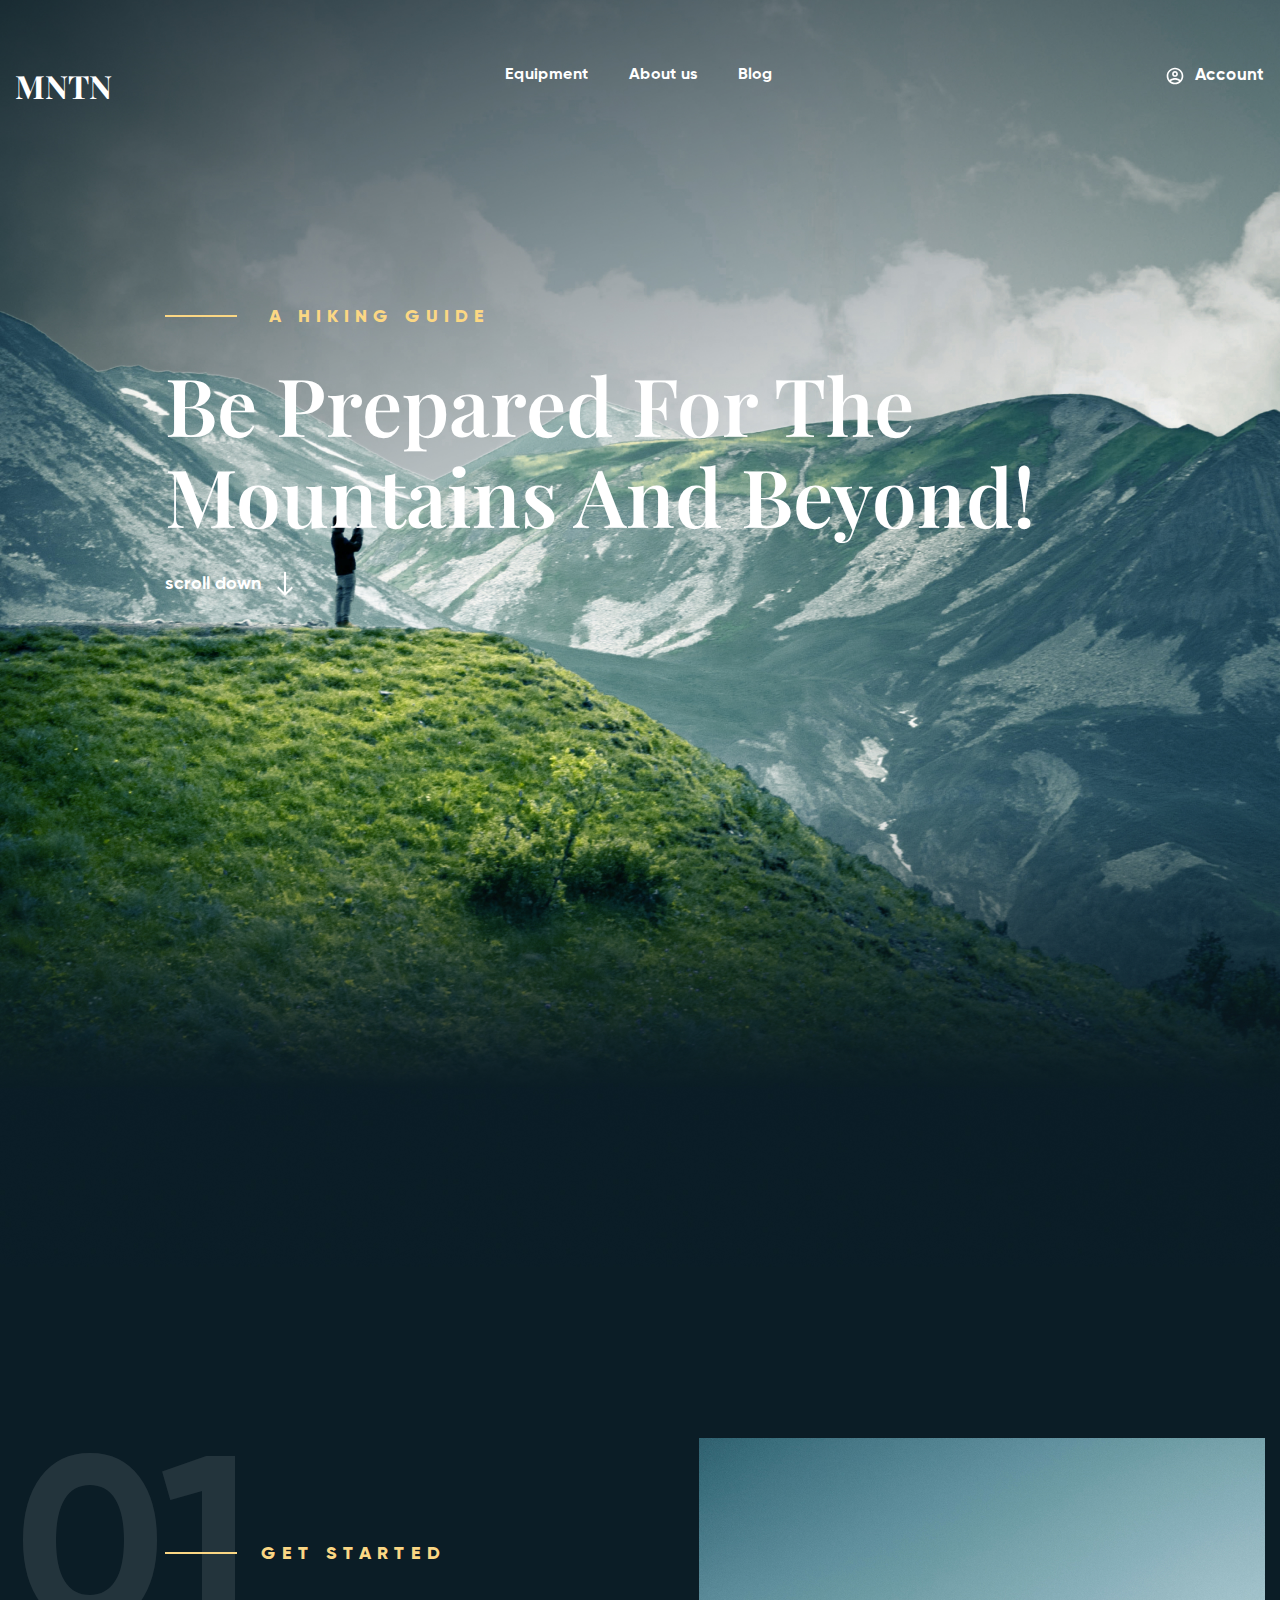
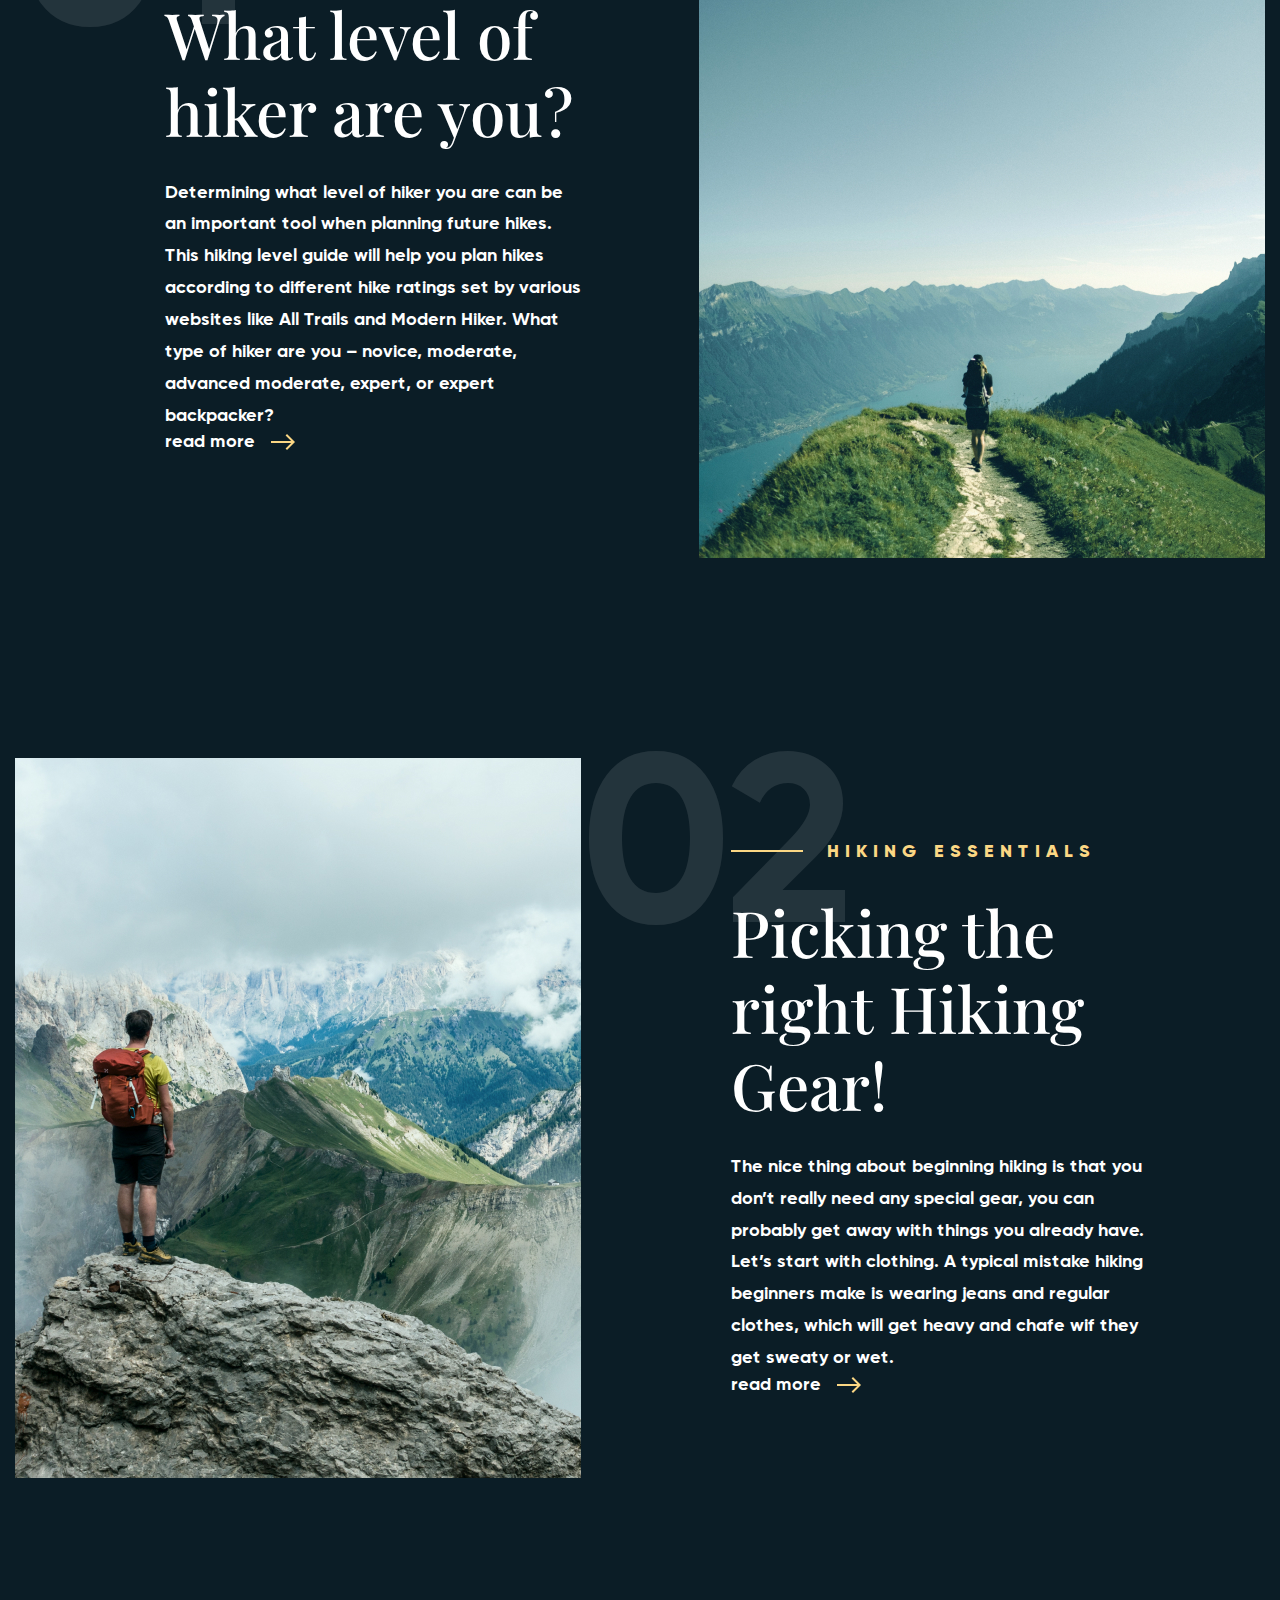
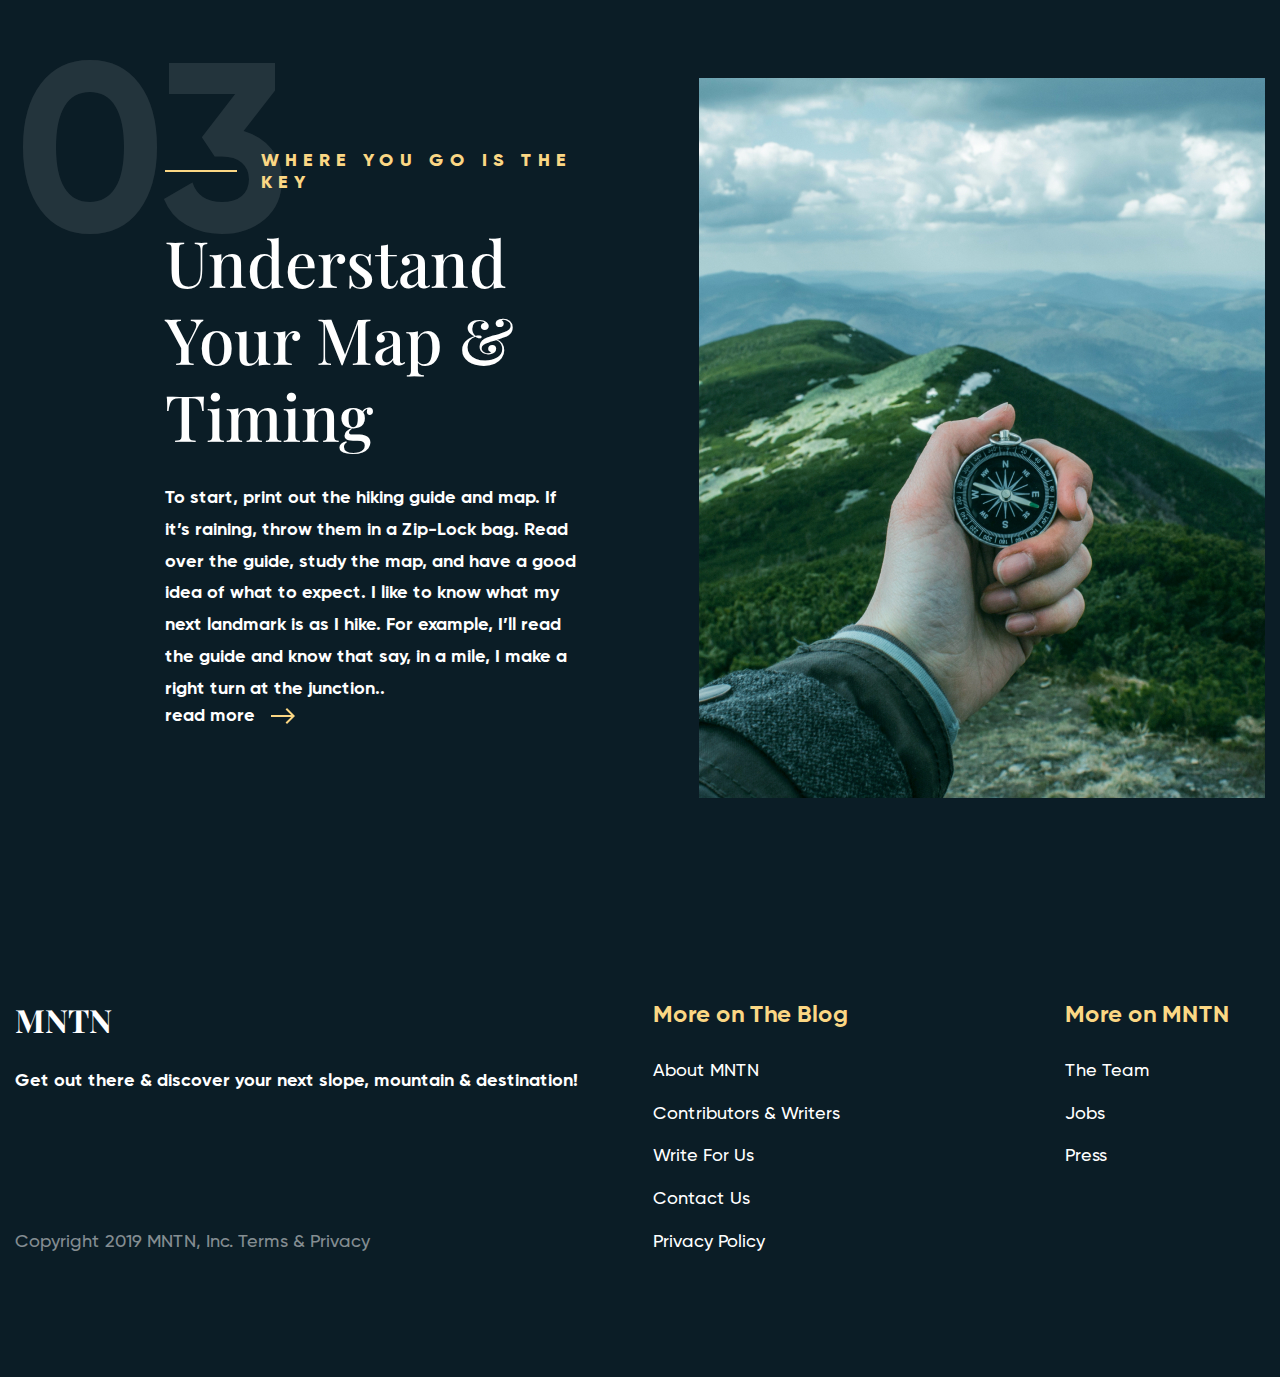
<file: sorce/index.html>
<!DOCTYPE html>
<html lang="en">

<head>
    <meta charset="UTF-8">
    <meta http-equiv="X-UA-Compatible" content="IE=edge">
    <meta name="viewport" content="width=device-width, initial-scale=1.0">
    <title>MTMN</title>
    <link rel="stylesheet" href="css/main.css">
    <link rel="stylesheet" href="fonts/gilroy/all.css">
    <link rel="preconnect" href="https://fonts.googleapis.com">
    <link rel="preconnect" href="https://fonts.gstatic.com" crossorigin>
    <link href="https://fonts.googleapis.com/css2?family=Playfair+Display:wght@600;700&display=swap" rel="stylesheet">
</head>

<body>

    <header class="header">
        <nav class="nav-wrapper">
            <div class="container-wide aling-center">
                <div class="row space-between">
                    <div class="logo">MNTN</div>
                    <div class="nav">
                        <ul>
                            <li><a href="#">Equipment</a></li>
                            <li><a href="#">About us</a></li>
                            <li><a href="#">Blog</a></li>
                        </ul>
                    </div>
                    <a href="#" class="account">Account</a>
                </div>
            </div>
        </nav>

        <a href="#" class="hero">
            <div class="hero-category">A Hiking guide</div>
            <h1 class="hero-title">Be prepared for the Mountains and beyond!</h1>
            <p class="hero-scroll">scroll down</p>
        </a>
        

        </div>
    </header>
    
    <main class="main">
        <div class="container">
            <div class="article">
                <div class="article-text" data-number="01">
                    <div class="article-subtitle">get Started</div>
                    <div class="article-titile">What level of hiker are you?</div>
                    <p>Determining what level of hiker you are can be an important tool when planning future hikes. This hiking level guide
                        will help you plan hikes according to different hike ratings set by various websites like All Trails and Modern Hiker.
                        What type of hiker are you – novice, moderate, advanced moderate, expert, or expert backpacker?</p>
                    <div class="article-read-more">read more</div>         
                </div>
                <div class="article-image">
                    <img src="./img/picture/01.jpg" alt="">
                </div>
            </div>

            <div class="article">
                <div class="article-text" data-number="02">
                    <div class="article-subtitle">Hiking Essentials</div>
                    <h2 class="article-titile">Picking the right Hiking Gear!</h2>
                    <p>The nice thing about beginning hiking is that you don’t really need any special gear, you can probably get away with
                    things you already have.
                    Let’s start with clothing. A typical mistake hiking beginners make is wearing jeans and regular clothes, which will get
                    heavy and chafe wif they get sweaty or wet.</p>
                    <a href="#" class="article-read-more">read more</a>
                </div>
                <div class="article-image">
                    <img src="./img/picture/02.jpg" alt="">
                </div>
            </div>

            <div class="article">
                <div class="article-text" data-number="03">
                    <div class="article-subtitle">where you go is the key</div>
                    <h2 class="article-titile">Understand Your Map & Timing</h2>
                    <p>To start, print out the hiking guide and map. If it’s raining, throw them in a Zip-Lock bag. Read over the guide, study
                    the map, and have a good idea of what to expect. I like to know what my next landmark is as I hike. For example, I’ll
                    read the guide and know that say, in a mile, I make a right turn at the junction..</p>
                    <a href="#" class="article-read-more">read more</a>
                </div>
                <div class="article-image">
                    <img src="./img/picture/03.jpg" alt="">
                </div>
            </div>
        </div>
    </main>

    <footer class="footer">
        <div class="container">
            <div class="row space-between">
                <div class="footer-copyrigth">
                    <div class="footer-copyrigth-logo">
                        <div class="logo">MNTN</div>
                    </div>
                    <p class="footer-copyrigth-desc">Get out there & discover your next slope, mountain & destination!</p>
                    <p class="footer-copirigth-terms">Copyright 2019 MNTN, Inc. Terms & Privacy</p>
                </div>
            
                <div class="footer-nav-wrapper">
                    <div class="footer-nav">
                        <h4 class="footer-nav-title">More on The Blog</h4>
                        <ul>
                            <li><a href="#">About MNTN</a></li>
                            <li><a href="#">Contributors & Writers</a></li>
                            <li><a href="#">Write For Us</a></li>
                            <li><a href="#">Contact Us</a></li>
                            <li><a href="#">Privacy Policy</a></li>
                        </ul>
                    </div>
                    
                    <div class="footer-nav">
                        <h4 class="footer-nav-title">More on MNTN</h4>
                        <ul>
                            <li><a href="#">The Team</a></li>
                            <li><a href="#">Jobs</a></li>
                            <li><a href="#">Press</a></li>
                        </ul>
                    </div>
                </div>
            </div>
        </div>
        

       

    </footer>
    

    </div>

</body>

</html>
</file>
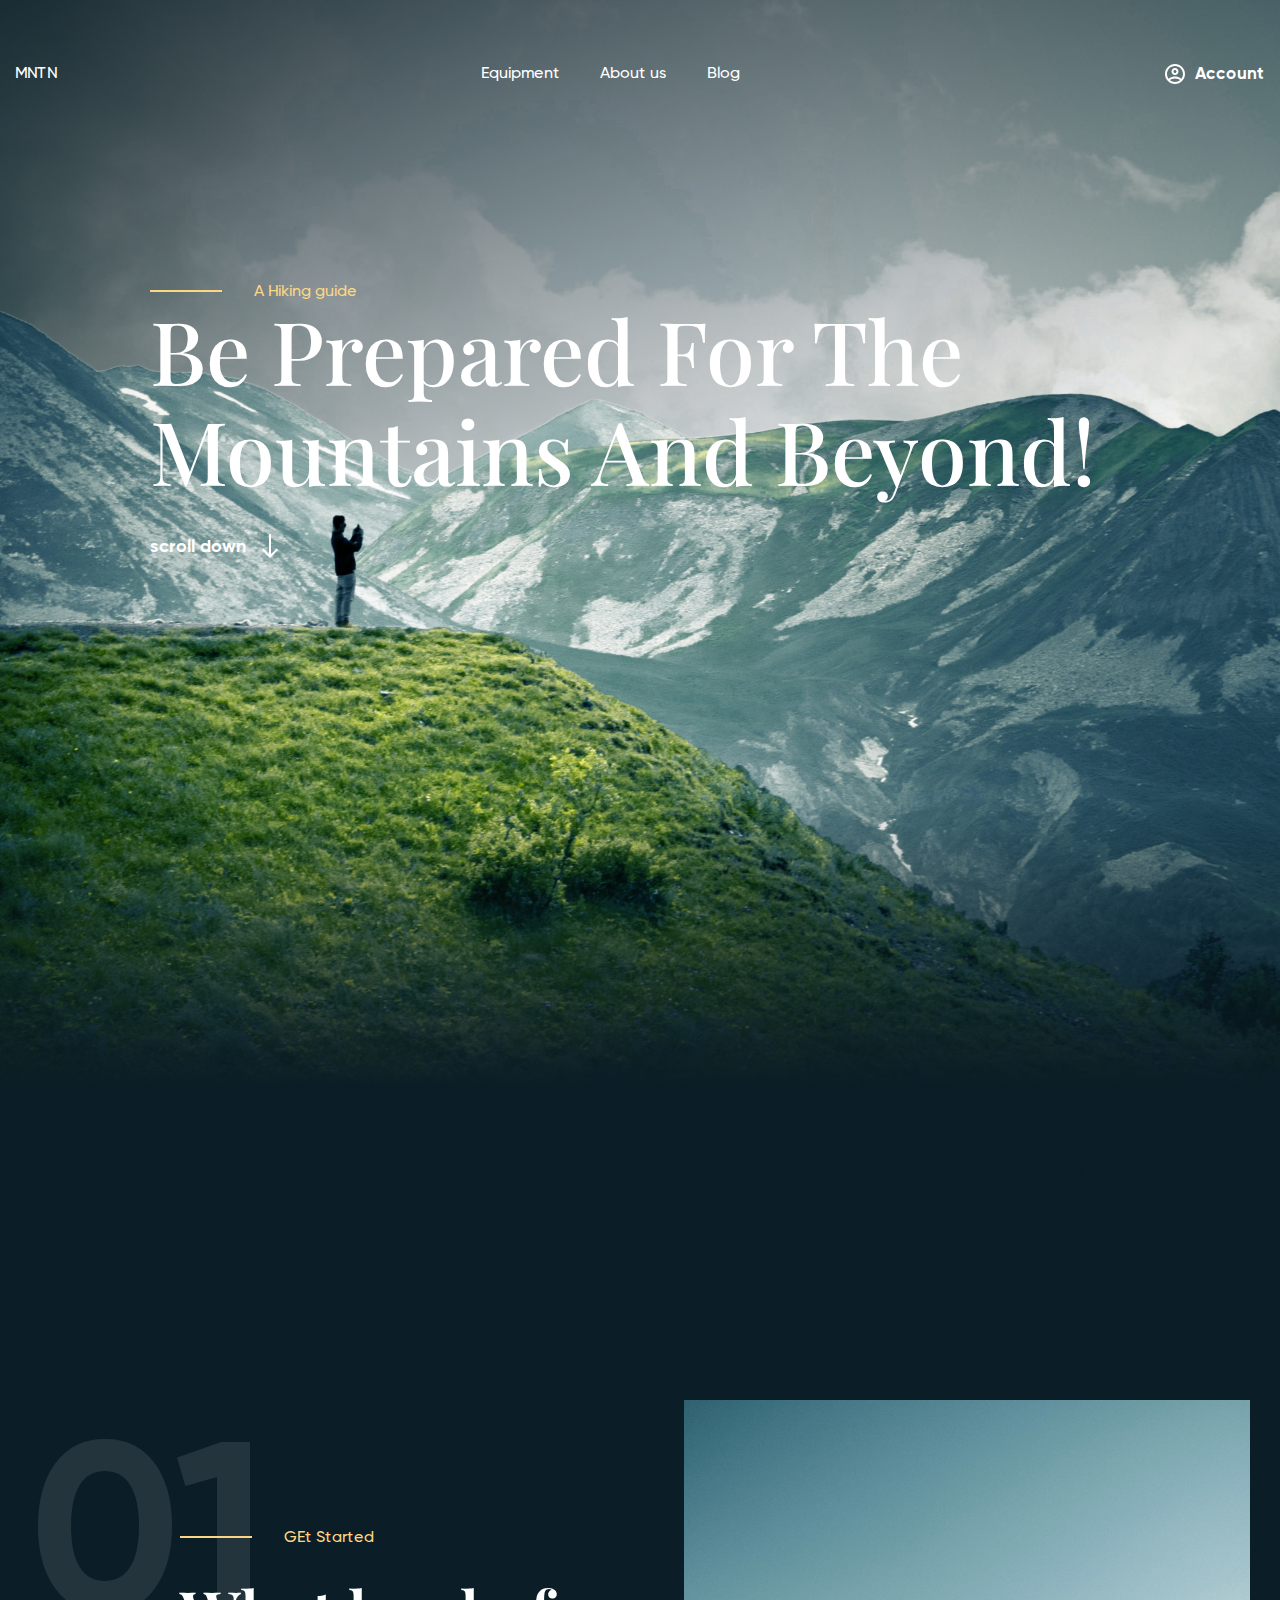
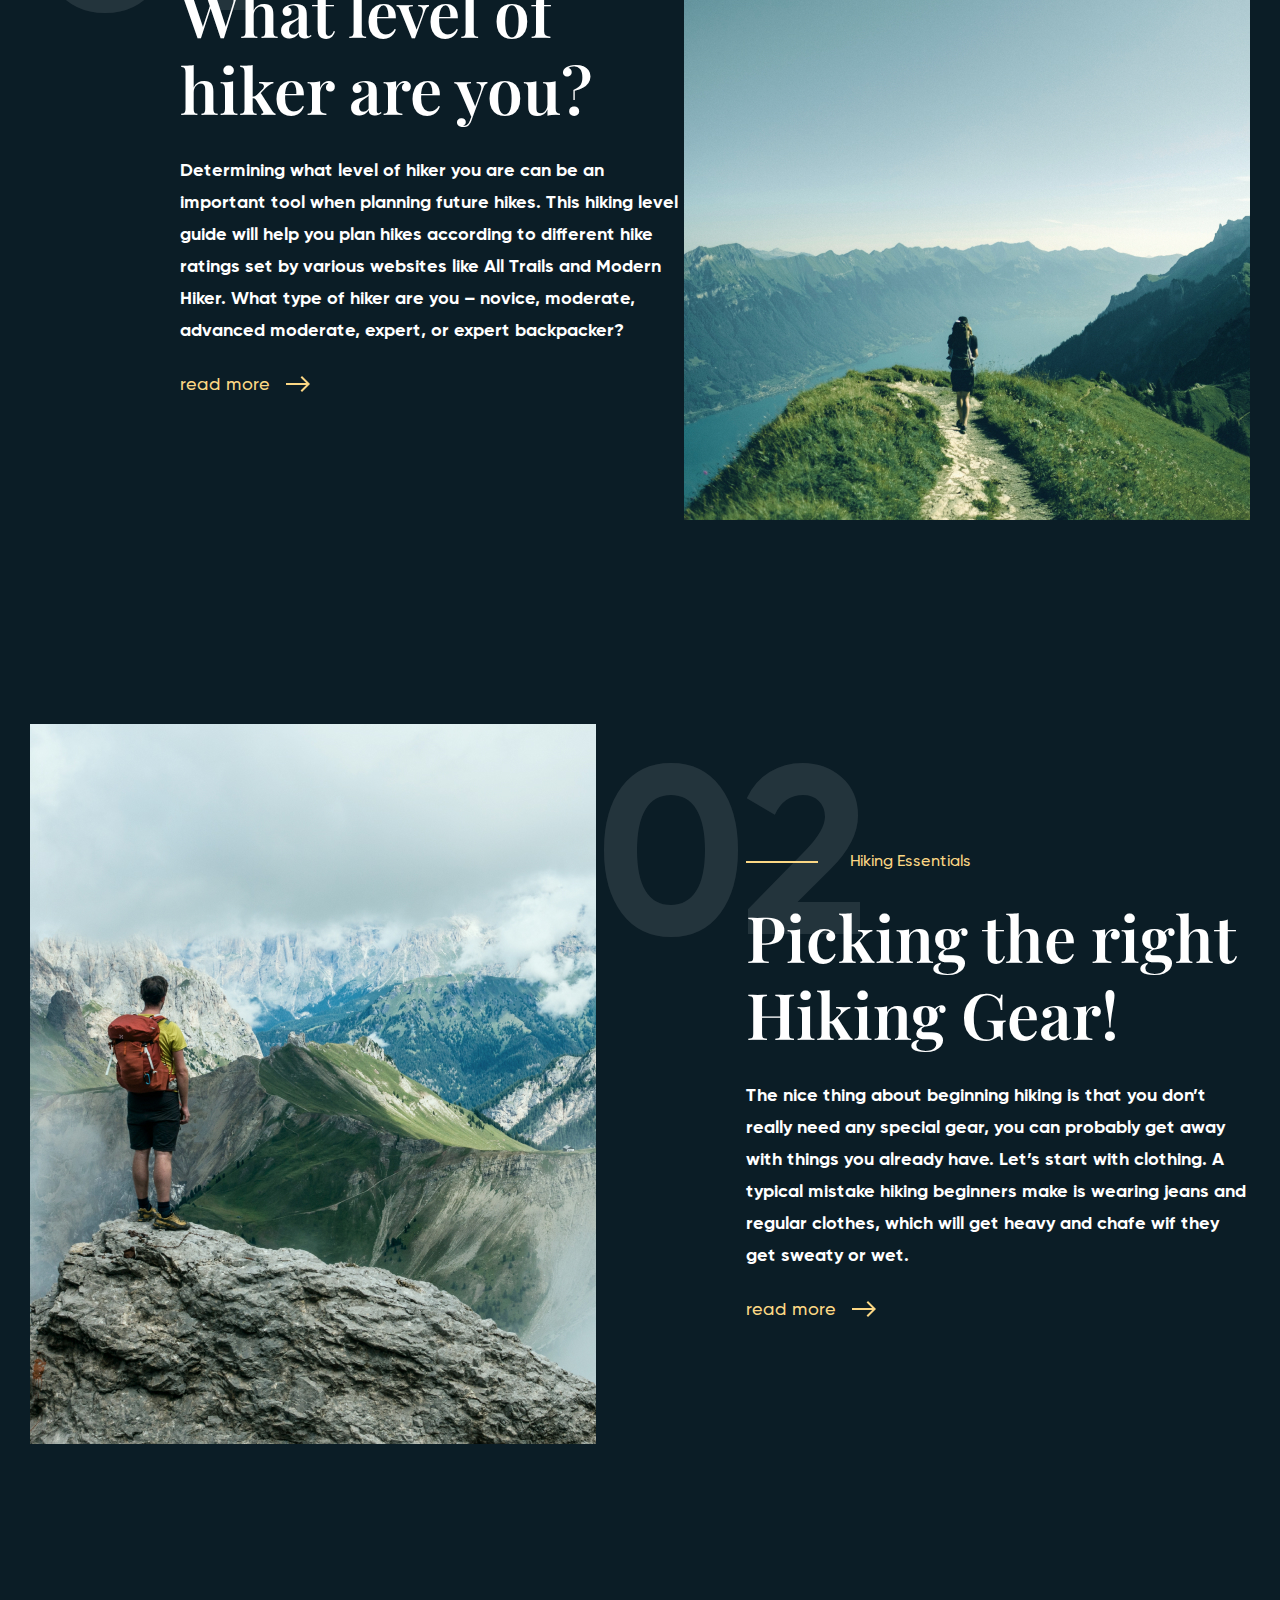
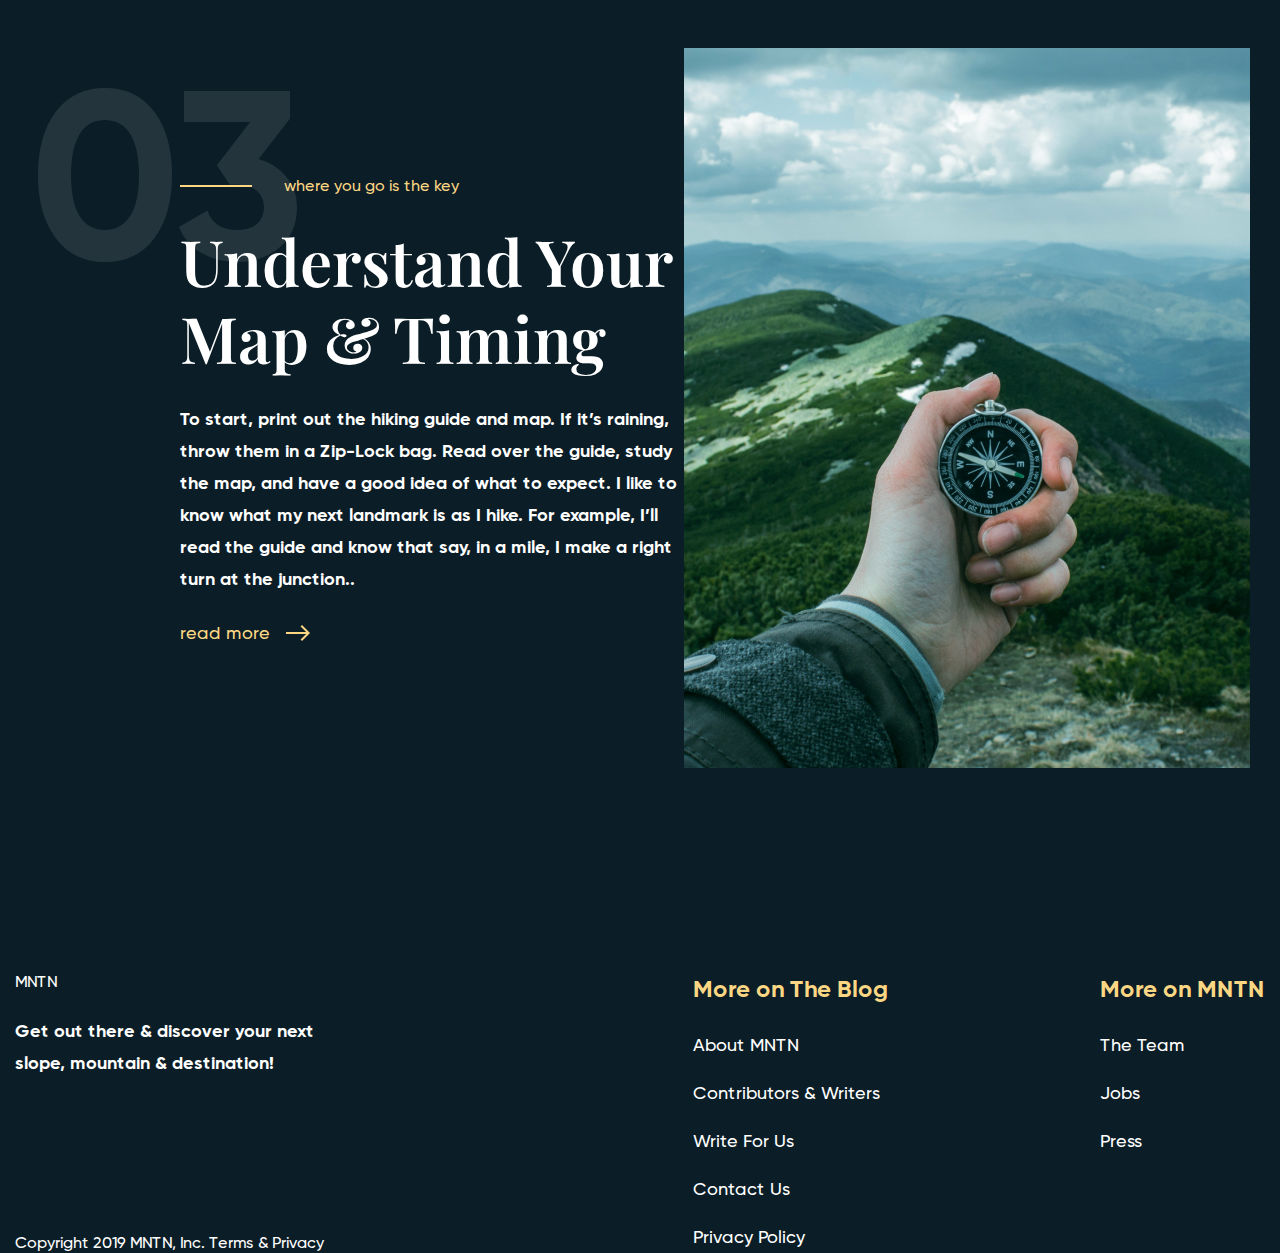
<file: sorce_duble/index.html>
<!DOCTYPE html>
<html lang="en">

<head>
    <meta charset="UTF-8">
    <meta http-equiv="X-UA-Compatible" content="IE=edge">
    <meta name="viewport" content="width=device-width, initial-scale=1.0">
    <title>webkademy__landing</title>
    <link rel="stylesheet" href="./css/nomolize.css">
    <link rel="stylesheet" href="./css/baze.css">
    <link rel="stylesheet" href="./css/style.css">
    <link rel="stylesheet" href="./fonts/gilroy/all.css">
    <link rel="preconnect" href="https://fonts.googleapis.com">
    <link rel="preconnect" href="https://fonts.gstatic.com" crossorigin>
    <link href="https://fonts.googleapis.com/css2?family=Playfair+Display:wght@600;700&display=swap" rel="stylesheet">
</head>

<body>
    <div class="container-wide">
        <header class="header">
            <div class="header-nav">
                <div class="header__logo">MNTN</div>
                <div class="header__nav nav">
                    <div class="nav__list">
                        <ul>
                            <li class="nav_elem"><a href="#">Equipment</a></li>
                            <li class="nav_elem"><a href="#">About us</a></li>
                            <li class="nav_elem"><a href="#">Blog</a></li>
                        </ul>
                    </div>
                </div>
                <div class="header__account account">
                    <a href="#">Account</a>
                </div>
            </div>
            <div class="header-title title">
                <div class="title__category">A Hiking guide</div>
                <h1 class="title__h1">Be prepared for the Mountains and beyond!</h1>
                <div class="title__scroll">scroll down</div>
            </div>
        </header>
        <main class="main">
            <div class="container">
                <article class="article">
                    <div class="article-text" data-number="01">
                        <div class="article-subtitle">GEt Started</div>
                        <h2 class="article-title">What level of hiker are you?</h2>
                        <p>Determining what level of hiker you are can be an important tool when planning future hikes.
                            This hiking level guide
                            will help you plan hikes according to different hike ratings set by various websites like
                            All Trails and Modern Hiker.
                            What type of hiker are you – novice, moderate, advanced moderate, expert, or expert
                            backpacker?</p>
                        <div class="article-read-more">read more</div>
                    </div>
                    <div class="article-img">
                        <img src="./img/picture/01.jpg" alt="">
                    </div>
                </article>

                <article class="article">
                    <div class="article-text" data-number="02">
                        <div class="article-subtitle">Hiking Essentials</div>
                        <h2 class="article-title">Picking the right Hiking Gear!</h2>
                        <p>The nice thing about beginning hiking is that you don’t really need any special gear, you can
                            probably get away with
                            things you already have.
                            Let’s start with clothing. A typical mistake hiking beginners make is wearing jeans and
                            regular clothes, which will get
                            heavy and chafe wif they get sweaty or wet.</p>
                        <div class="article-read-more">read more</div>
                    </div>
                    <div class="article-img">
                        <img src="./img/picture/02.jpg" alt="">
                    </div>
                </article>

                <article class="article">
                    <div class="article-text" data-number="03">
                        <div class="article-subtitle">where you go is the key</div>
                        <h2 class="article-title">Understand Your Map & Timing</h2>
                        <p>To start, print out the hiking guide and map. If it’s raining, throw them in a Zip-Lock bag.
                            Read over the guide, study
                            the map, and have a good idea of what to expect. I like to know what my next landmark is as
                            I hike. For example, I’ll
                            read the guide and know that say, in a mile, I make a right turn at the junction..</p>
                        <div class="article-read-more">read more</div>
                    </div>
                    <div class="article-img">
                        <img src="./img/picture/03.jpg" alt="">
                    </div>
                </article>
        </main>
        <footer class="footer">
            <div class="footer-container">
                <div class="footer-copirigth">
                    <div class="footer-logo">
                        <div class="header__logo f-logo">MNTN</div>
                    </div>
                    <div class="footer-title">
                        <p>Get out there & discover your next slope, mountain & destination!</p>
                    </div>
                    <div class="footer-description"></div>
                    <p>Copyright 2019 MNTN, Inc. Terms & Privacy</p>
                </div>
                <div class="footer-nav">
                    <div class="footer-nav-list">
                        <div class="footer-nav-title">More on The Blog</div>
                        <ul>
                            <li><a href="#">About MNTN</a></li>
                            <li><a href="#">Contributors & Writers</a></li>
                            <li><a href="#">Write For Us</a></li>
                            <li><a href="#">Contact Us</a></li>
                            <li><a href="#">Privacy Policy</a></li>
                        </ul>
                    </div>
                    <div class="footer-nav-list">
                        <div class="footer-nav-title">More on MNTN</div>
                        <ul>
                            <li><a href="#">The Team</a></li>
                            <li><a href="#">Jobs</a></li>
                            <li><a href="#">Press</a></li>
                        </ul>
                    </div>
                </div>
            </div>
        </footer>
    </div>
</body>

</html>
</file>
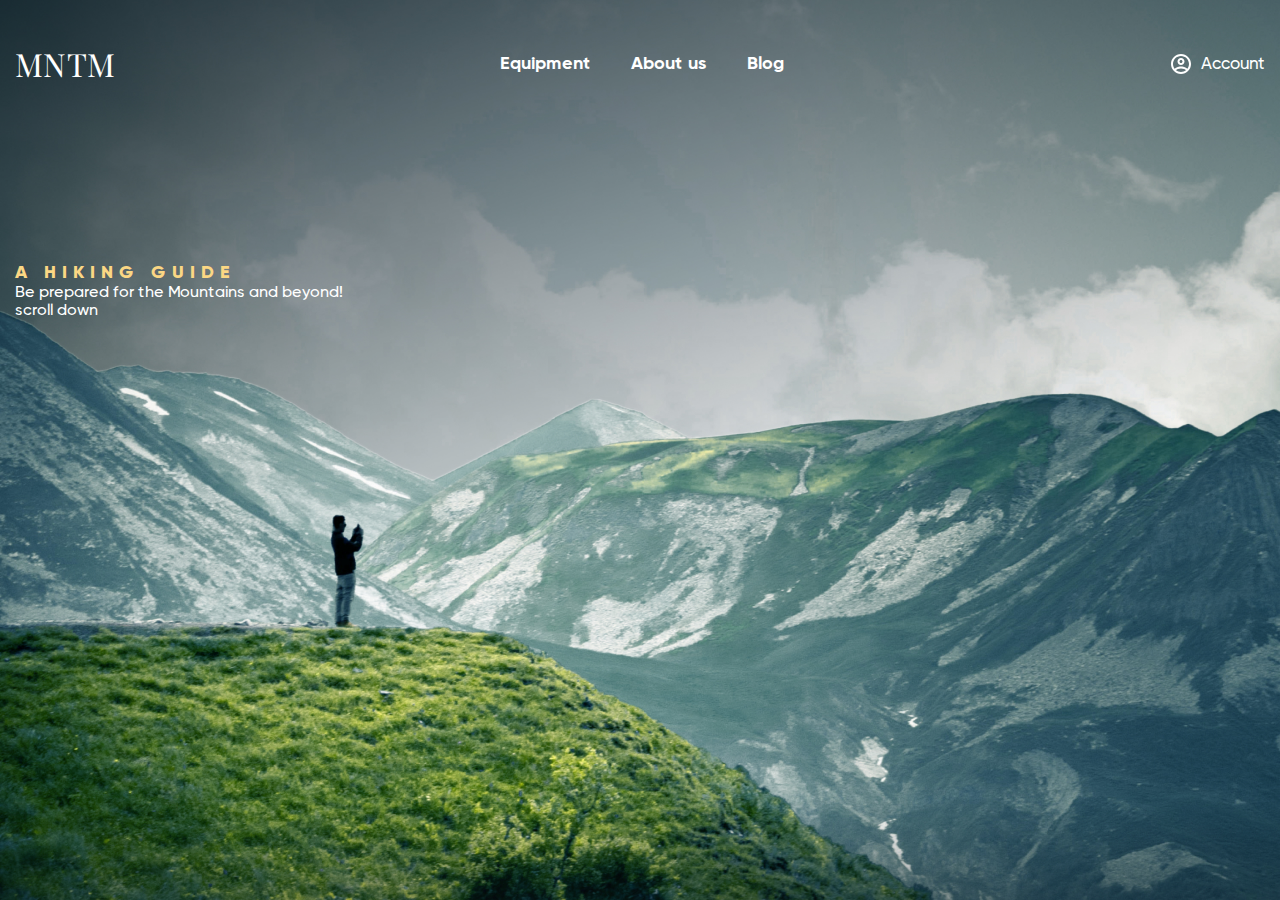
<file: source_trinity/index.html>
<!DOCTYPE html>
<html lang="en">

<head>
    <meta charset="UTF-8">
    <meta http-equiv="X-UA-Compatible" content="IE=edge">
    <meta name="viewport" content="width=device-width, initial-scale=1.0">
    <link rel="stylesheet" href="../source_trinity/css/normolize.css">
    <link rel="stylesheet" href="../source_trinity/css/base.css">
    <link rel="stylesheet" href="../source_trinity/css/main.css">
    <link rel="stylesheet" href="./fonts/gilroy/all.css">
    <link rel="preconnect" href="https://fonts.googleapis.com">
    <link rel="preconnect" href="https://fonts.gstatic.com" crossorigin>
    <link href="https://fonts.googleapis.com/css2?family=Playfair+Display:wght@600;700;800&display=swap"
        rel="stylesheet">
    <title>source_trinity</title>
</head>

<body>
    <div class="container-wide">
        <header class="header">
            <div class="header__logo">MNTM</div>
            <div class="header__nav">
                <ul>
                    <li><a href="#">Equipment</a></li>
                    <li><a href="#">About us</a></li>
                    <li><a href="#">Blog</a></li>
                </ul>
            </div>
            <div class="header__account">
                <a href="#">Account</a>
            </div>
        </header>
        <main class="main">
            <section class="header__description">
                <div class="header__about">A Hiking guide</div>
                <div class="header__h1">Be prepared for the Mountains and beyond!</div>
                <div class="header__scroll">scroll down</div>
            </section>
        </main>
        <footer class="footer"></footer>
    </div>


</body>

</html>
</file>
<file: sorce/css/main.css>
* {
    box-sizing: border-box;
}

body {
    margin: 0;
    font-family: "Gilroy";
    background-color: #0B1D26;
    background-image: url("./../img/bg/bg.jpg");
    background-size: 100% auto;
    background-repeat: no-repeat;
    color: #fff;
}

h1,
h2,
h3,
h4,
h5,
h6,
p {
    margin: 0;
}

/* BASE */
.container-wide {
    margin: 0 auto;
    max-width: 1790px;
    padding: 0 15px;
}

.container {
    max-width: 1492px;
    margin-left: auto;
    margin-right: auto;
    padding-left: 15px;
    padding-right: 15px;

}

.row {
    display: flex;
}

.space-between {
    justify-content: space-between;
}

.aling-center {
    align-items: center;
}


/* HEADER */

.header {
    padding-top: 64px;

}

.nav-wrapper {
    margin-bottom: 198px;
}

.logo {
    font-family: 'Playfair Display', serif;
    font-weight: 700;
    font-size: 32px;
}

.nav {
    font-weight: 700;
}

.nav ul {
    display: flex;
    margin: 0;
    padding: 0;
    list-style: none;
}

.nav li+li {
    margin-left: 40px;
}

.nav a {
    position: relative;
    color: #fff;
    text-decoration: none;
    transition: color 0.2s ease-in;
    padding-bottom: 5px;
}

.nav a:after {
    position: absolute;
    left: 0;
    bottom: -10px;
    display: block;
    content: '';
    width: 100%;
    height: 2px;
    background-color: #FBD784;
    opacity: 0;
    transition: all 0.2s ease-in;

}

.nav a:hover {
    color: #FBD784;
}

.nav a:hover::after {
    bottom: 0px;
    opacity: 1;
}

.account {
    position: relative;
    padding-left: 30px;
    font-size: 17px;
    font-weight: 700;
    text-decoration: none;
    color: #fff;
    transition: color 0.2s ease-in;
}

.account:hover {
    color: #FBD784;
}

.account::before {
    display: block;
    content: "";
    position: absolute;
    left: 0;
    top: 50%;
    transform: translateY(-100%);
    width: 20px;
    height: 20px;
    background-image: url('./../img/icon/account.svg');
    background-size: contain;
}

/* HERO */

.hero {
    display: block;
    margin-left: auto;
    margin-right: auto;
    max-width: 980px;
    padding-left: 15px;
    padding-right: 15px;
    margin-bottom: 843px;
    text-decoration: none;
    transition: transform 0.5s cubic-bezier(0.580, -0.015, 0.000, 1.650);

}

.hero:hover {
    transform: translateY(-15%);
}

.hero-category {
    position: relative;
    padding-left: 104px;
    font-weight: 800;
    font-size: 18px;
    line-height: 1.222;
    letter-spacing: 6px;
    text-transform: uppercase;
    color: #FBD784;
    margin-bottom: 32px;
}

.hero-category:before {
    position: absolute;
    left: 0;
    top: 50%;
    transform: translateY(-50%);
    display: block;
    content: "";
    width: 72px;
    height: 2px;
    background-color: #FBD784;
}

.hero-title {
    margin-bottom: 32px;
    font-family: 'Playfair Display', serif;
    font-style: normal;
    font-weight: 600;
    font-size: 80px;
    line-height: 1.136;
    text-transform: capitalize;
    color: #FFFFFF;
}

.hero-scroll {
    display: inline-block;
    position: relative;
    padding-right: 32px;
    font-weight: 700;
    font-size: 18px;
    line-height: 1.22;
    color: #FFFFFF;
}

.hero-scroll:after {
    display: block;
    content: "";
    position: absolute;
    width: 16px;
    height: 24px;
    right: 0;
    top: 50%;
    transform: translateY(-50%);
    background-image: url('./../img/icon/arrow_downward_24px.svg');

}

/* MAIN */


/* ARTICLE */


.article {
    margin-bottom: 200px;
    display: flex;
    justify-content: space-between;
    align-items: center;
}

.article:nth-child(even) {
    flex-direction: row-reverse;
}

.article-text {
    position: relative;
    padding-left: 150px;
    margin-right: 114px;
    max-width: 782px;
}

.article-text::before {
    position: absolute;
    left: 0;
    top: 0;
    transform: translateY(-50%);
    display: block;
    content: attr(data-number);
    width: 240px;
    height: 240px;
    font-weight: 700;
    font-size: 240px;
    line-height: 1;
    color: rgba(255, 255, 255, 0.1);
}

.article-subtitle {
    position: relative;
    padding-left: 96px;
    font-weight: 800;
    font-size: 18px;
    line-height: 1.222;
    letter-spacing: 6px;
    text-transform: uppercase;
    color: #FBD784;
    margin-bottom: 32px;
}

.article-subtitle:before {
    position: absolute;
    left: 0;
    top: 50%;
    transform: translateY(-50%);
    display: block;
    content: "";
    width: 72px;
    height: 2px;
    background-color: #FBD784;
}

.article-titile {
    margin-bottom: 27px;
    max-width: 555px;
    font-family: 'Playfair Display', serif;
    font-style: normal;
    font-weight: 500;
    font-size: 64px;
    line-height: 1.2;
    color: #FFFFFF;
}

.article-text p {
    font-weight: 700;
    font-size: 18px;
    line-height: 1.77;
    color: #FFFFFF;
}


.article-read-more {
    display: inline-block;
    position: relative;
    padding-right: 40px;
    font-weight: 700;
    font-size: 18px;
    line-height: 1.22;
    color: #FFFFFF;
    text-decoration: none;
}

.article-read-more:after {
    display: block;
    content: "";
    position: absolute;
    width: 24px;
    height: 16px;
    right: 0;
    top: 50%;
    transform: translateY(-50%);
    background-image: url('./../img/icon/arrow_rigth__24px.svg');

}

.article-image img {
    display: block;
}

/* FOOTER */
.footer {
    padding-bottom: 120px;
}

.footer-copyrigth {
    display: flex;
    flex-direction: column;
}

.footer-copyrigth-logo {
    margin-bottom: 24px;
}

.footer-copyrigth-desc {
    font-weight: 700;
    font-size: 18px;
    line-height: 1.77;
    min-width: 303px;
}

.footer-copirigth-terms {
    margin-top: auto;
    font-weight: 500;
    font-size: 18px;
    line-height: 1.77;
    color: rgba(255, 255, 255, 0.5);
}

.footer-nav-wrapper {
    display: flex;
}

.footer-nav-title {
    margin-bottom: 24px;
    font-weight: 700;
    font-size: 24px;
    line-height: 1.333;
    color: #FBD784;
}

.footer-nav+.footer-nav {
    margin-left: 212px;
}

.footer-nav {
    min-width: 200px;
    font-weight: 500;
    font-size: 18px;
    line-height: 1.77;
}

.footer-nav ul {
    padding: 0;
    margin: 0;
    list-style-type: none;
}

.footer-nav li {
    padding: 0;
    margin: 0;
    margin-bottom: 11px;
}

.footer-nav li:last-child {
    margin-bottom: 0;
}

.footer-nav a {
    position: relative;
    color: #FFFFFF;
    text-decoration: none;
    padding-bottom: 5px;
}

.footer-nav a:after {
    position: absolute;
    left: 0;
    bottom: -10px;
    display: block;
    content: '';
    width: 100%;
    height: 2px;
    background-color: #fff;
    opacity: 0;
    transition: all 0.2s ease-in;
}

.footer-nav a:hover::after {
    bottom: 0px;
    opacity: 1;
}
</file>
<file: sorce/fonts/gilroy/all.css>
@font-face {
    font-family: 'Gilroy';
    src: url('Gilroy-ExtraBold.eot');
    src: local('Gilroy ExtraBold'), local('Gilroy-ExtraBold'),
        url('Gilroy-ExtraBold.eot?#iefix') format('embedded-opentype'),
        url('Gilroy-ExtraBold.woff') format('woff'),
        url('Gilroy-ExtraBold.ttf') format('truetype');
    font-weight: 800;
    font-style: normal;
}

@font-face {
    font-family: 'Gilroy';
    src: url('Gilroy-Medium.eot');
    src: local('Gilroy Medium'), local('Gilroy-Medium'),
        url('Gilroy-Medium.eot?#iefix') format('embedded-opentype'),
        url('Gilroy-Medium.woff') format('woff'),
        url('Gilroy-Medium.ttf') format('truetype');
    font-weight: 500;
    font-style: normal;
}

@font-face {
    font-family: 'Gilroy';
    src: url('Gilroy-Bold.eot');
    src: local('Gilroy Bold'), local('Gilroy-Bold'),
        url('Gilroy-Bold.eot?#iefix') format('embedded-opentype'),
        url('Gilroy-Bold.woff') format('woff'),
        url('Gilroy-Bold.ttf') format('truetype');
    font-weight: 700;
    font-style: normal;
}
</file>
<file: sorce_duble/css/baze.css>
* {
    font-family: 'Gilroy';
    text-decoration: none;
    list-style-type: none;
    color: #fff;
}

h1,
h2,
h3,
h4,
h5,
h6,
p {
    margin: 0;
}
</file>
<file: sorce_duble/css/style.css>
/* font-family: 'Playfair Display', serif; */

body {
    margin: 0;
    background: url("../img/bg/bg.jpg");
    background-color: #0B1D26;
    background-size: 100% auto;
    background-repeat: no-repeat;
    z-index: -1;
}

.container-wide {
    max-width: 1790px;
    margin: 0 auto;
    padding: 0 15px;
}

.header-nav {
    padding-top: 64px;
    display: flex;
    justify-content: space-between;
    padding-bottom: 198px;
}

.logo {
    font-family: 'Playfair Display', serif;
    width: 108px;
    height: 24px;
}

.nav ul {
    display: flex;
    margin: 0;
    padding: 0;
    list-style: none;
}

.nav li+li {
    margin-left: 40px;
}

.nav a {
    text-decoration: none;
    transition: 0.2s ease-in;
}

.nav a:hover {
    color: #FBD784;
}

.header__account {
    position: relative;
    font-size: 17px;
    font-weight: 700;
    padding-left: 32px;
}

.header__account::before {
    display: block;
    content: "";
    position: absolute;
    background-image: url("../img/icon/account.svg");
    height: 24px;
    width: 24px;
    top: 50%;
    left: 0;
    transform: translateY(-50%);
    color: #fff;
}

.account a {
    transition: 0.2s ease-in;
}

.account a:hover {
    color: #FBD784;
}

.header-title {
    max-width: 980px;
    padding-left: 15px;
    padding-right: 15px;
    margin: 0 auto;
}

.title__category {
    position: relative;
    padding-left: 104px;
    color: #FBD784;

}

.title__category::before {
    position: absolute;
    left: 0;
    top: 50%;
    transform: translateY(-50%);
    display: block;
    content: "";
    width: 72px;
    height: 2px;
    background-color: #FBD784;
}

.title__h1 {
    font-family: 'Playfair Display', serif;
    font-weight: 500;
    font-size: 88px;
    line-height: 114%;
    text-transform: capitalize;
    text-decoration: none;
    margin-bottom: 34px;
}

.title__scroll {
    display: inline-block;
    padding-right: 32px;
    position: relative;
    font-weight: 700;
    font-size: 18px;
    line-height: 22px;
    margin-bottom: 843px;
}

.title__scroll::after {
    position: absolute;
    display: block;
    content: "";
    right: 0;
    top: 50%;
    width: 16px;
    height: 24px;
    transform: translateY(-50%);
    background-image: url("../img/icon/arrow_down.svg");
}

/* MAIN */
.container {
    display: block;
    max-width: 1492px;
    margin-right: auto;
    margin-left: auto;
    padding-right: 15px;
    padding-left: 15px;
}

/* ARTICLE */
.article {
    display: flex;
    justify-content: space-between;
    align-items: center;
    margin-bottom: 200px;
}

.article:nth-child(even) {
    flex-direction: row-reverse;
}

.article-text {
    position: relative;
    padding-left: 150px;
    max-width: 782px;
    top: 0;

}

.article-text::before {
    position: absolute;
    left: 0;
    top: 0;
    transform: translateY(-50%);
    display: block;
    content: attr(data-number);
    width: 240px;
    height: 240px;
    font-weight: 700;
    font-size: 240px;
    line-height: 1;
    color: rgba(255, 255, 255, 0.1);
}

.article-subtitle {
    position: relative;
    padding-left: 104px;
    color: #FBD784;
    margin-bottom: 27px;
}

.article-subtitle::before {
    position: absolute;
    left: 0;
    top: 50%;
    transform: translateY(-50%);
    display: block;
    content: "";
    width: 72px;
    height: 2px;
    background-color: #FBD784;
}

.article-title {
    font-family: 'Playfair Display', serif;
    max-width: 555px;
    font-style: normal;
    font-weight: 600;
    font-size: 64px;
    line-height: 77px;
    margin-bottom: 27px;
}

.article-text p {
    max-width: 632px;
    font-weight: 700;
    font-size: 18px;
    line-height: 32px;
    margin-bottom: 27px;
}

.article-read-more {
    position: relative;
    font-size: 18px;
    line-height: 22px;
    color: #FBD784;
    padding-right: 40px;
}

.article-read-more::after {
    position: absolute;
    content: "";
    background-image: url("../img/icon/arrow_rigth.svg");
    width: 24px;
    height: 16px;
    margin-left: 16px;
    top: 50%;
    transform: translateY(-50%);
}

.article-img {
    display: block;
}

/* FOOTER  */
.footer {
    max-height: 280px;

}

.footer-container {
    display: flex;
    justify-content: space-between;
}

.footer-copirigth {
    display: flex;
    flex-direction: column;

}

.footer-logo {
    margin-bottom: 24px;
}

.footer-title {
    font-weight: 700;
    font-size: 18px;
    line-height: 32px;
    max-width: 303px;
    margin-bottom: 122px;
}

.footer-description {
    font-weight: 500;
    font-size: 18px;
    line-height: 32px;
    color: rgba(255, 255, 255, 0.5);
    margin-top: auto;
}

.footer-nav {
    display: flex;
}

.footer-nav-list {}

.footer-nav-list+.footer-nav-list {
    margin-left: 212px;

}

.footer-nav-title {
    font-weight: 700;
    font-size: 24px;
    line-height: 32px;
    color: #FBD784;
    margin-bottom: 24px;
}

.footer-nav-list ul {
    margin: 0;
    padding: 0;
}

.footer-nav-list li {
    font-weight: 500;
    font-size: 18px;
    line-height: 32px;
    margin-bottom: 16px;
}

.footer-nav-list li:last-child {
    margin-bottom: 0;
}
</file>
<file: sorce_duble/fonts/gilroy/all.css>
@font-face {
    font-family: 'Gilroy';
    src: url('Gilroy-ExtraBold.eot');
    src: local('Gilroy ExtraBold'), local('Gilroy-ExtraBold'),
        url('Gilroy-ExtraBold.eot?#iefix') format('embedded-opentype'),
        url('Gilroy-ExtraBold.woff') format('woff'),
        url('Gilroy-ExtraBold.ttf') format('truetype');
    font-weight: 800;
    font-style: normal;
}

@font-face {
    font-family: 'Gilroy';
    src: url('Gilroy-Medium.eot');
    src: local('Gilroy Medium'), local('Gilroy-Medium'),
        url('Gilroy-Medium.eot?#iefix') format('embedded-opentype'),
        url('Gilroy-Medium.woff') format('woff'),
        url('Gilroy-Medium.ttf') format('truetype');
    font-weight: 500;
    font-style: normal;
}

@font-face {
    font-family: 'Gilroy';
    src: url('Gilroy-Bold.eot');
    src: local('Gilroy Bold'), local('Gilroy-Bold'),
        url('Gilroy-Bold.eot?#iefix') format('embedded-opentype'),
        url('Gilroy-Bold.woff') format('woff'),
        url('Gilroy-Bold.ttf') format('truetype');
    font-weight: 700;
    font-style: normal;
}
</file>
<file: source_trinity/css/base.css>
* {
    box-sizing: border-box;
}

body {
    margin: 0;
    font-family: "Gilroy";
}

a {
    list-style: none;
    text-decoration: none;
    color: inherit;
}

ul,
li {
    margin: 0;
    padding: 0;
    list-style: none;
    text-decoration: none;
}
</file>
<file: source_trinity/css/main.css>
/* font-family: 'Playfair Display', serif; */
* {
    box-sizing: border-box;
}

body {
    max-width: 1920px;
    margin: 0;
    background-color: #0B1D26;
    background-image: url("../img/bg/bg.jpg");
    background-size: 100% auto;
    background-repeat: no-repeat;
    color: #fff;
}

.container-wide {
    max-width: 1790px;
    padding-left: 15px;
    padding-right: 15px;
    display: block;
}

.header {
    display: flex;
    padding-top: 64px;
    height: 25px;
    align-items: center;
    margin-bottom: 198px;
}

.header__logo {
    font-family: 'Playfair Display', serif;
    font-size: 32px;
    line-height: 38px;
    letter-spacing: 0.01em;
    text-transform: capitalize;
    padding-bottom: 1px;
}

.header__nav {
    margin: 0 auto;
    display: flex;
    list-style: none;
    font-weight: 700;
    font-size: 18px;
    line-height: 22px;
}

.header__nav ul {
    display: flex;
}

.header__nav li+li {
    padding-left: 40px;
}

.header__account {
    position: relative;
    font-size: 17px;
    line-height: 21px;
    padding-left: 32px;
}

.header__account::before {
    position: absolute;
    content: "";
    left: 0;
    top: 50%;
    transform: translateY(-50%);
    width: 24px;
    height: 24px;
    background-image: url("../img/icon/account.svg");
    color: #fff;
}

/* MAIN */
.header__description {
    display: block;

}

.header__about {
    font-weight: 800;
    font-size: 18px;
    line-height: 22px;
    letter-spacing: 6px;
    text-transform: uppercase;
    color: #FBD784;
}

.header__h1 {}

.header__scroll {}
</file>
<file: source_trinity/fonts/gilroy/all.css>
@font-face {
    font-family: 'Gilroy';
    src: url('Gilroy-Bold.eot');
    src: local('Gilroy Bold'), local('Gilroy-Bold'),
        url('Gilroy-Bold.eot?#iefix') format('embedded-opentype'),
        url('Gilroy-Bold.woff2') format('woff2'),
        url('Gilroy-Bold.woff') format('woff'),
        url('Gilroy-Bold.ttf') format('truetype');
    font-weight: bold;
    font-style: normal;
}

@font-face {
    font-family: 'Gilroy';
    src: url('Gilroy-Medium.eot');
    src: local('Gilroy Medium'), local('Gilroy-Medium'),
        url('Gilroy-Medium.eot?#iefix') format('embedded-opentype'),
        url('Gilroy-Medium.woff2') format('woff2'),
        url('Gilroy-Medium.woff') format('woff'),
        url('Gilroy-Medium.ttf') format('truetype');
    font-weight: 500;
    font-style: normal;
}

@font-face {
    font-family: 'Gilroy';
    src: url('Gilroy-Extrabold.eot');
    src: local('Gilroy Extrabold'), local('Gilroy-Extrabold'),
        url('Gilroy-Extrabold.eot?#iefix') format('embedded-opentype'),
        url('Gilroy-Extrabold.woff2') format('woff2'),
        url('Gilroy-Extrabold.woff') format('woff'),
        url('Gilroy-Extrabold.ttf') format('truetype');
    font-weight: 800;
    font-style: normal;
}
</file>
<file: sorce_duble/css/nomolize.css>
/*! normalize.css v8.0.1 | MIT License | github.com/necolas/normalize.css */

/* Document
   ========================================================================== */

/**
 * 1. Correct the line height in all browsers.
 * 2. Prevent adjustments of font size after orientation changes in iOS.
 */

html {
    line-height: 1.15;
    /* 1 */
    -webkit-text-size-adjust: 100%;
    /* 2 */
}

/* Sections
   ========================================================================== */

/**
 * Remove the margin in all browsers.
 */

body {
    margin: 0;
}

/**
 * Render the `main` element consistently in IE.
 */

main {
    display: block;
}

/**
 * Correct the font size and margin on `h1` elements within `section` and
 * `article` contexts in Chrome, Firefox, and Safari.
 */

h1 {
    font-size: 2em;
    margin: 0.67em 0;
}

/* Grouping content
   ========================================================================== */

/**
 * 1. Add the correct box sizing in Firefox.
 * 2. Show the overflow in Edge and IE.
 */

hr {
    box-sizing: content-box;
    /* 1 */
    height: 0;
    /* 1 */
    overflow: visible;
    /* 2 */
}

/**
 * 1. Correct the inheritance and scaling of font size in all browsers.
 * 2. Correct the odd `em` font sizing in all browsers.
 */

pre {
    font-family: monospace, monospace;
    /* 1 */
    font-size: 1em;
    /* 2 */
}

/* Text-level semantics
   ========================================================================== */

/**
 * Remove the gray background on active links in IE 10.
 */

a {
    background-color: transparent;
}

/**
 * 1. Remove the bottom border in Chrome 57-
 * 2. Add the correct text decoration in Chrome, Edge, IE, Opera, and Safari.
 */

abbr[title] {
    border-bottom: none;
    /* 1 */
    text-decoration: underline;
    /* 2 */
    text-decoration: underline dotted;
    /* 2 */
}

/**
 * Add the correct font weight in Chrome, Edge, and Safari.
 */

b,
strong {
    font-weight: bolder;
}

/**
 * 1. Correct the inheritance and scaling of font size in all browsers.
 * 2. Correct the odd `em` font sizing in all browsers.
 */

code,
kbd,
samp {
    font-family: monospace, monospace;
    /* 1 */
    font-size: 1em;
    /* 2 */
}

/**
 * Add the correct font size in all browsers.
 */

small {
    font-size: 80%;
}

/**
 * Prevent `sub` and `sup` elements from affecting the line height in
 * all browsers.
 */

sub,
sup {
    font-size: 75%;
    line-height: 0;
    position: relative;
    vertical-align: baseline;
}

sub {
    bottom: -0.25em;
}

sup {
    top: -0.5em;
}

/* Embedded content
   ========================================================================== */

/**
 * Remove the border on images inside links in IE 10.
 */

img {
    border-style: none;
}

/* Forms
   ========================================================================== */

/**
 * 1. Change the font styles in all browsers.
 * 2. Remove the margin in Firefox and Safari.
 */

button,
input,
optgroup,
select,
textarea {
    font-family: inherit;
    /* 1 */
    font-size: 100%;
    /* 1 */
    line-height: 1.15;
    /* 1 */
    margin: 0;
    /* 2 */
}

/**
 * Show the overflow in IE.
 * 1. Show the overflow in Edge.
 */

button,
input {
    /* 1 */
    overflow: visible;
}

/**
 * Remove the inheritance of text transform in Edge, Firefox, and IE.
 * 1. Remove the inheritance of text transform in Firefox.
 */

button,
select {
    /* 1 */
    text-transform: none;
}

/**
 * Correct the inability to style clickable types in iOS and Safari.
 */

button,
[type="button"],
[type="reset"],
[type="submit"] {
    -webkit-appearance: button;
}

/**
 * Remove the inner border and padding in Firefox.
 */

button::-moz-focus-inner,
[type="button"]::-moz-focus-inner,
[type="reset"]::-moz-focus-inner,
[type="submit"]::-moz-focus-inner {
    border-style: none;
    padding: 0;
}

/**
 * Restore the focus styles unset by the previous rule.
 */

button:-moz-focusring,
[type="button"]:-moz-focusring,
[type="reset"]:-moz-focusring,
[type="submit"]:-moz-focusring {
    outline: 1px dotted ButtonText;
}

/**
 * Correct the padding in Firefox.
 */

fieldset {
    padding: 0.35em 0.75em 0.625em;
}

/**
 * 1. Correct the text wrapping in Edge and IE.
 * 2. Correct the color inheritance from `fieldset` elements in IE.
 * 3. Remove the padding so developers are not caught out when they zero out
 *    `fieldset` elements in all browsers.
 */

legend {
    box-sizing: border-box;
    /* 1 */
    color: inherit;
    /* 2 */
    display: table;
    /* 1 */
    max-width: 100%;
    /* 1 */
    padding: 0;
    /* 3 */
    white-space: normal;
    /* 1 */
}

/**
 * Add the correct vertical alignment in Chrome, Firefox, and Opera.
 */

progress {
    vertical-align: baseline;
}

/**
 * Remove the default vertical scrollbar in IE 10+.
 */

textarea {
    overflow: auto;
}

/**
 * 1. Add the correct box sizing in IE 10.
 * 2. Remove the padding in IE 10.
 */

[type="checkbox"],
[type="radio"] {
    box-sizing: border-box;
    /* 1 */
    padding: 0;
    /* 2 */
}

/**
 * Correct the cursor style of increment and decrement buttons in Chrome.
 */

[type="number"]::-webkit-inner-spin-button,
[type="number"]::-webkit-outer-spin-button {
    height: auto;
}

/**
 * 1. Correct the odd appearance in Chrome and Safari.
 * 2. Correct the outline style in Safari.
 */

[type="search"] {
    -webkit-appearance: textfield;
    /* 1 */
    outline-offset: -2px;
    /* 2 */
}

/**
 * Remove the inner padding in Chrome and Safari on macOS.
 */

[type="search"]::-webkit-search-decoration {
    -webkit-appearance: none;
}

/**
 * 1. Correct the inability to style clickable types in iOS and Safari.
 * 2. Change font properties to `inherit` in Safari.
 */

::-webkit-file-upload-button {
    -webkit-appearance: button;
    /* 1 */
    font: inherit;
    /* 2 */
}

/* Interactive
   ========================================================================== */

/*
 * Add the correct display in Edge, IE 10+, and Firefox.
 */

details {
    display: block;
}

/*
 * Add the correct display in all browsers.
 */

summary {
    display: list-item;
}

/* Misc
   ========================================================================== */

/**
 * Add the correct display in IE 10+.
 */

template {
    display: none;
}

/**
 * Add the correct display in IE 10.
 */

[hidden] {
    display: none;
}
</file>
<file: source_trinity/css/normolize.css>
/*! normalize.css v8.0.1 | MIT License | github.com/necolas/normalize.css */

/* Document
   ========================================================================== */

/**
 * 1. Correct the line height in all browsers.
 * 2. Prevent adjustments of font size after orientation changes in iOS.
 */

html {
    line-height: 1.15;
    /* 1 */
    -webkit-text-size-adjust: 100%;
    /* 2 */
}

/* Sections
   ========================================================================== */

/**
 * Remove the margin in all browsers.
 */

body {
    margin: 0;
}

/**
 * Render the `main` element consistently in IE.
 */

main {
    display: block;
}

/**
 * Correct the font size and margin on `h1` elements within `section` and
 * `article` contexts in Chrome, Firefox, and Safari.
 */

h1 {
    font-size: 2em;
    margin: 0.67em 0;
}

/* Grouping content
   ========================================================================== */

/**
 * 1. Add the correct box sizing in Firefox.
 * 2. Show the overflow in Edge and IE.
 */

hr {
    box-sizing: content-box;
    /* 1 */
    height: 0;
    /* 1 */
    overflow: visible;
    /* 2 */
}

/**
 * 1. Correct the inheritance and scaling of font size in all browsers.
 * 2. Correct the odd `em` font sizing in all browsers.
 */

pre {
    font-family: monospace, monospace;
    /* 1 */
    font-size: 1em;
    /* 2 */
}

/* Text-level semantics
   ========================================================================== */

/**
 * Remove the gray background on active links in IE 10.
 */

a {
    background-color: transparent;
}

/**
 * 1. Remove the bottom border in Chrome 57-
 * 2. Add the correct text decoration in Chrome, Edge, IE, Opera, and Safari.
 */

abbr[title] {
    border-bottom: none;
    /* 1 */
    text-decoration: underline;
    /* 2 */
    text-decoration: underline dotted;
    /* 2 */
}

/**
 * Add the correct font weight in Chrome, Edge, and Safari.
 */

b,
strong {
    font-weight: bolder;
}

/**
 * 1. Correct the inheritance and scaling of font size in all browsers.
 * 2. Correct the odd `em` font sizing in all browsers.
 */

code,
kbd,
samp {
    font-family: monospace, monospace;
    /* 1 */
    font-size: 1em;
    /* 2 */
}

/**
 * Add the correct font size in all browsers.
 */

small {
    font-size: 80%;
}

/**
 * Prevent `sub` and `sup` elements from affecting the line height in
 * all browsers.
 */

sub,
sup {
    font-size: 75%;
    line-height: 0;
    position: relative;
    vertical-align: baseline;
}

sub {
    bottom: -0.25em;
}

sup {
    top: -0.5em;
}

/* Embedded content
   ========================================================================== */

/**
 * Remove the border on images inside links in IE 10.
 */

img {
    border-style: none;
}

/* Forms
   ========================================================================== */

/**
 * 1. Change the font styles in all browsers.
 * 2. Remove the margin in Firefox and Safari.
 */

button,
input,
optgroup,
select,
textarea {
    font-family: inherit;
    /* 1 */
    font-size: 100%;
    /* 1 */
    line-height: 1.15;
    /* 1 */
    margin: 0;
    /* 2 */
}

/**
 * Show the overflow in IE.
 * 1. Show the overflow in Edge.
 */

button,
input {
    /* 1 */
    overflow: visible;
}

/**
 * Remove the inheritance of text transform in Edge, Firefox, and IE.
 * 1. Remove the inheritance of text transform in Firefox.
 */

button,
select {
    /* 1 */
    text-transform: none;
}

/**
 * Correct the inability to style clickable types in iOS and Safari.
 */

button,
[type="button"],
[type="reset"],
[type="submit"] {
    -webkit-appearance: button;
}

/**
 * Remove the inner border and padding in Firefox.
 */

button::-moz-focus-inner,
[type="button"]::-moz-focus-inner,
[type="reset"]::-moz-focus-inner,
[type="submit"]::-moz-focus-inner {
    border-style: none;
    padding: 0;
}

/**
 * Restore the focus styles unset by the previous rule.
 */

button:-moz-focusring,
[type="button"]:-moz-focusring,
[type="reset"]:-moz-focusring,
[type="submit"]:-moz-focusring {
    outline: 1px dotted ButtonText;
}

/**
 * Correct the padding in Firefox.
 */

fieldset {
    padding: 0.35em 0.75em 0.625em;
}

/**
 * 1. Correct the text wrapping in Edge and IE.
 * 2. Correct the color inheritance from `fieldset` elements in IE.
 * 3. Remove the padding so developers are not caught out when they zero out
 *    `fieldset` elements in all browsers.
 */

legend {
    box-sizing: border-box;
    /* 1 */
    color: inherit;
    /* 2 */
    display: table;
    /* 1 */
    max-width: 100%;
    /* 1 */
    padding: 0;
    /* 3 */
    white-space: normal;
    /* 1 */
}

/**
 * Add the correct vertical alignment in Chrome, Firefox, and Opera.
 */

progress {
    vertical-align: baseline;
}

/**
 * Remove the default vertical scrollbar in IE 10+.
 */

textarea {
    overflow: auto;
}

/**
 * 1. Add the correct box sizing in IE 10.
 * 2. Remove the padding in IE 10.
 */

[type="checkbox"],
[type="radio"] {
    box-sizing: border-box;
    /* 1 */
    padding: 0;
    /* 2 */
}

/**
 * Correct the cursor style of increment and decrement buttons in Chrome.
 */

[type="number"]::-webkit-inner-spin-button,
[type="number"]::-webkit-outer-spin-button {
    height: auto;
}

/**
 * 1. Correct the odd appearance in Chrome and Safari.
 * 2. Correct the outline style in Safari.
 */

[type="search"] {
    -webkit-appearance: textfield;
    /* 1 */
    outline-offset: -2px;
    /* 2 */
}

/**
 * Remove the inner padding in Chrome and Safari on macOS.
 */

[type="search"]::-webkit-search-decoration {
    -webkit-appearance: none;
}

/**
 * 1. Correct the inability to style clickable types in iOS and Safari.
 * 2. Change font properties to `inherit` in Safari.
 */

::-webkit-file-upload-button {
    -webkit-appearance: button;
    /* 1 */
    font: inherit;
    /* 2 */
}

/* Interactive
   ========================================================================== */

/*
 * Add the correct display in Edge, IE 10+, and Firefox.
 */

details {
    display: block;
}

/*
 * Add the correct display in all browsers.
 */

summary {
    display: list-item;
}

/* Misc
   ========================================================================== */

/**
 * Add the correct display in IE 10+.
 */

template {
    display: none;
}

/**
 * Add the correct display in IE 10.
 */

[hidden] {
    display: none;
}
</file>
